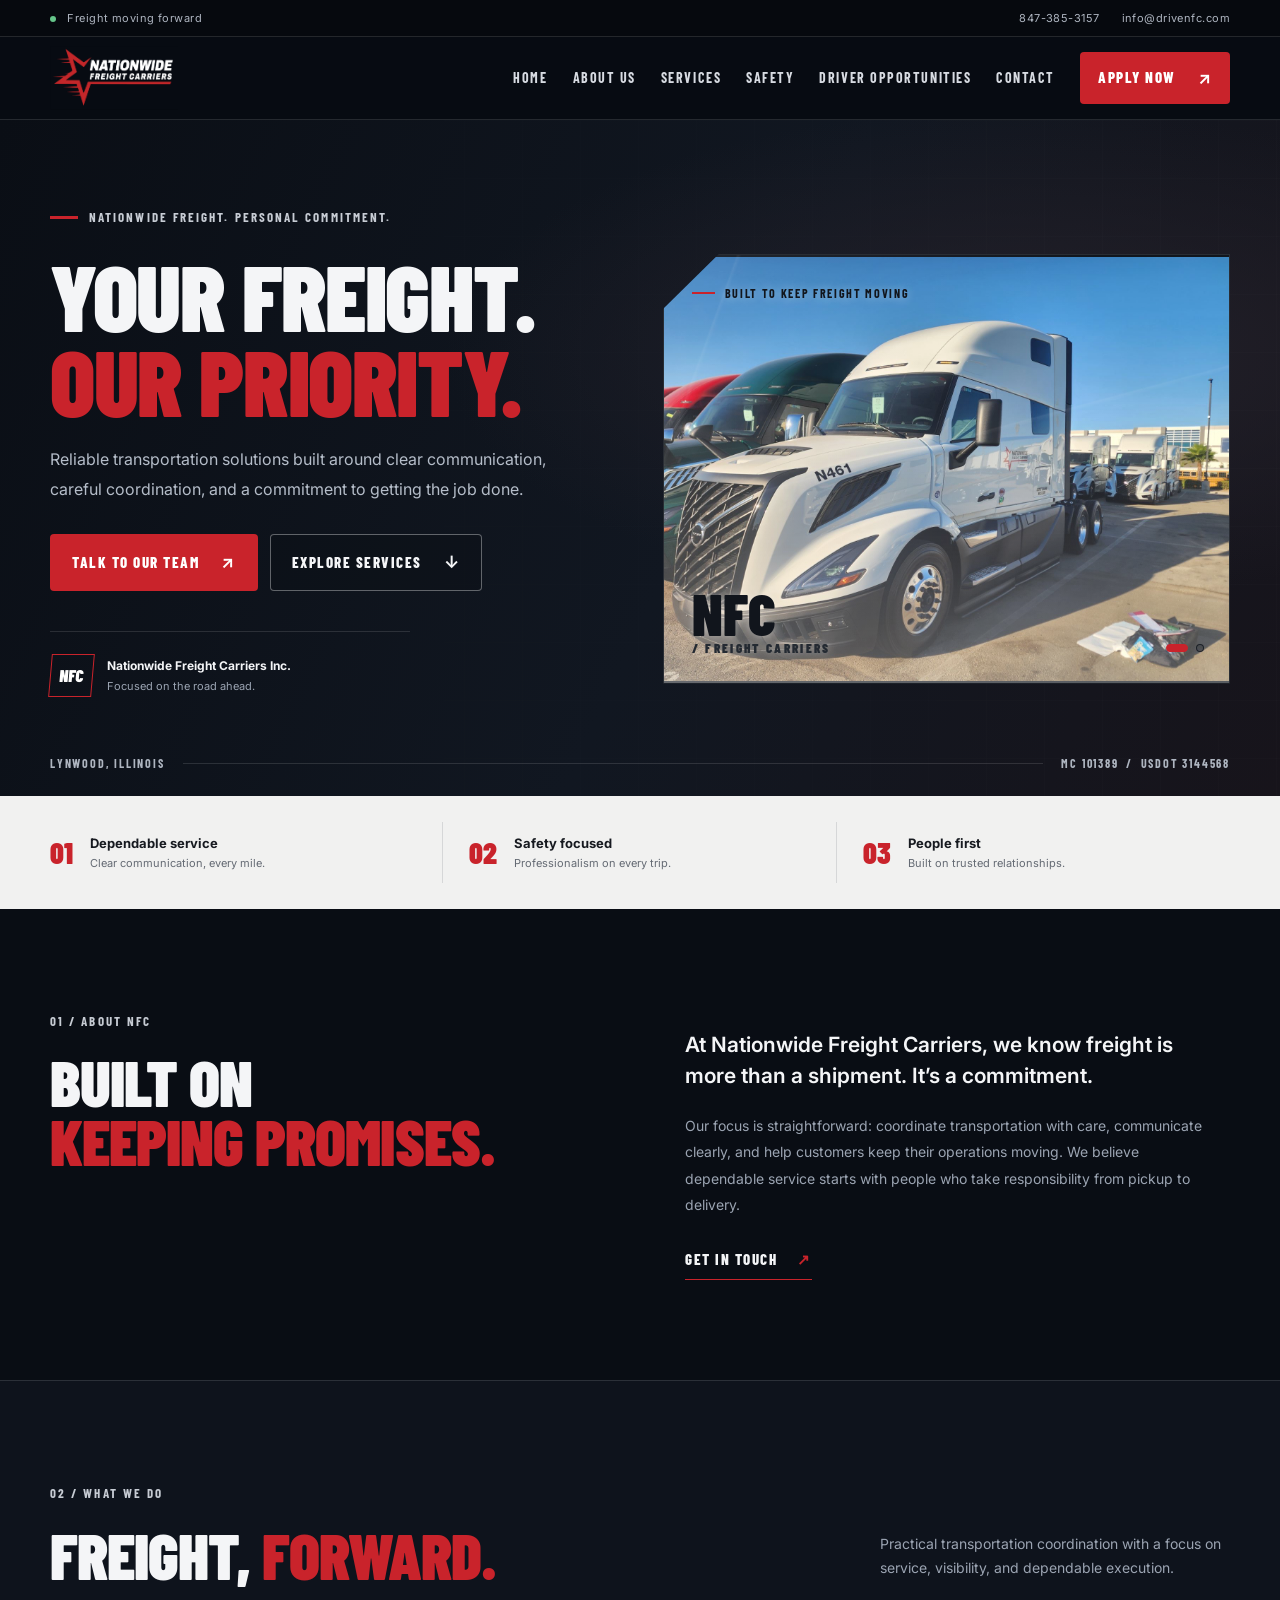
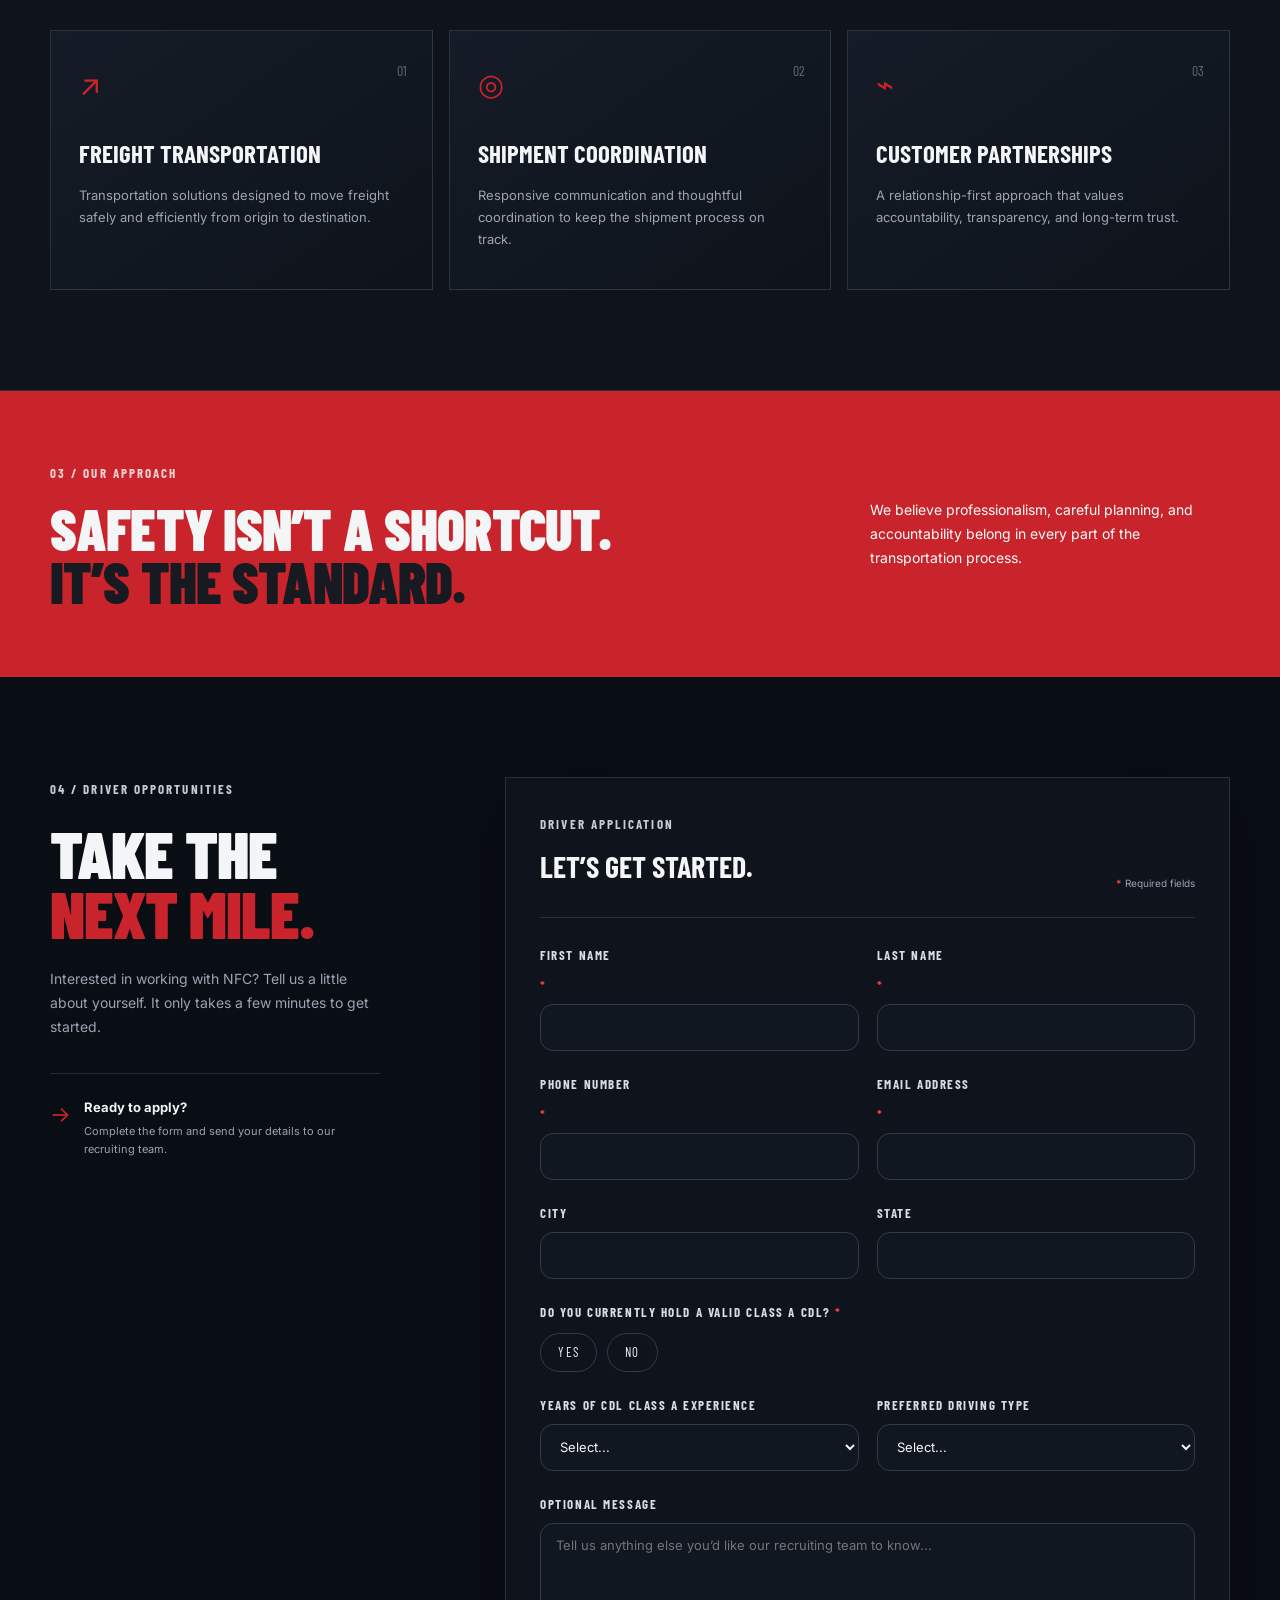
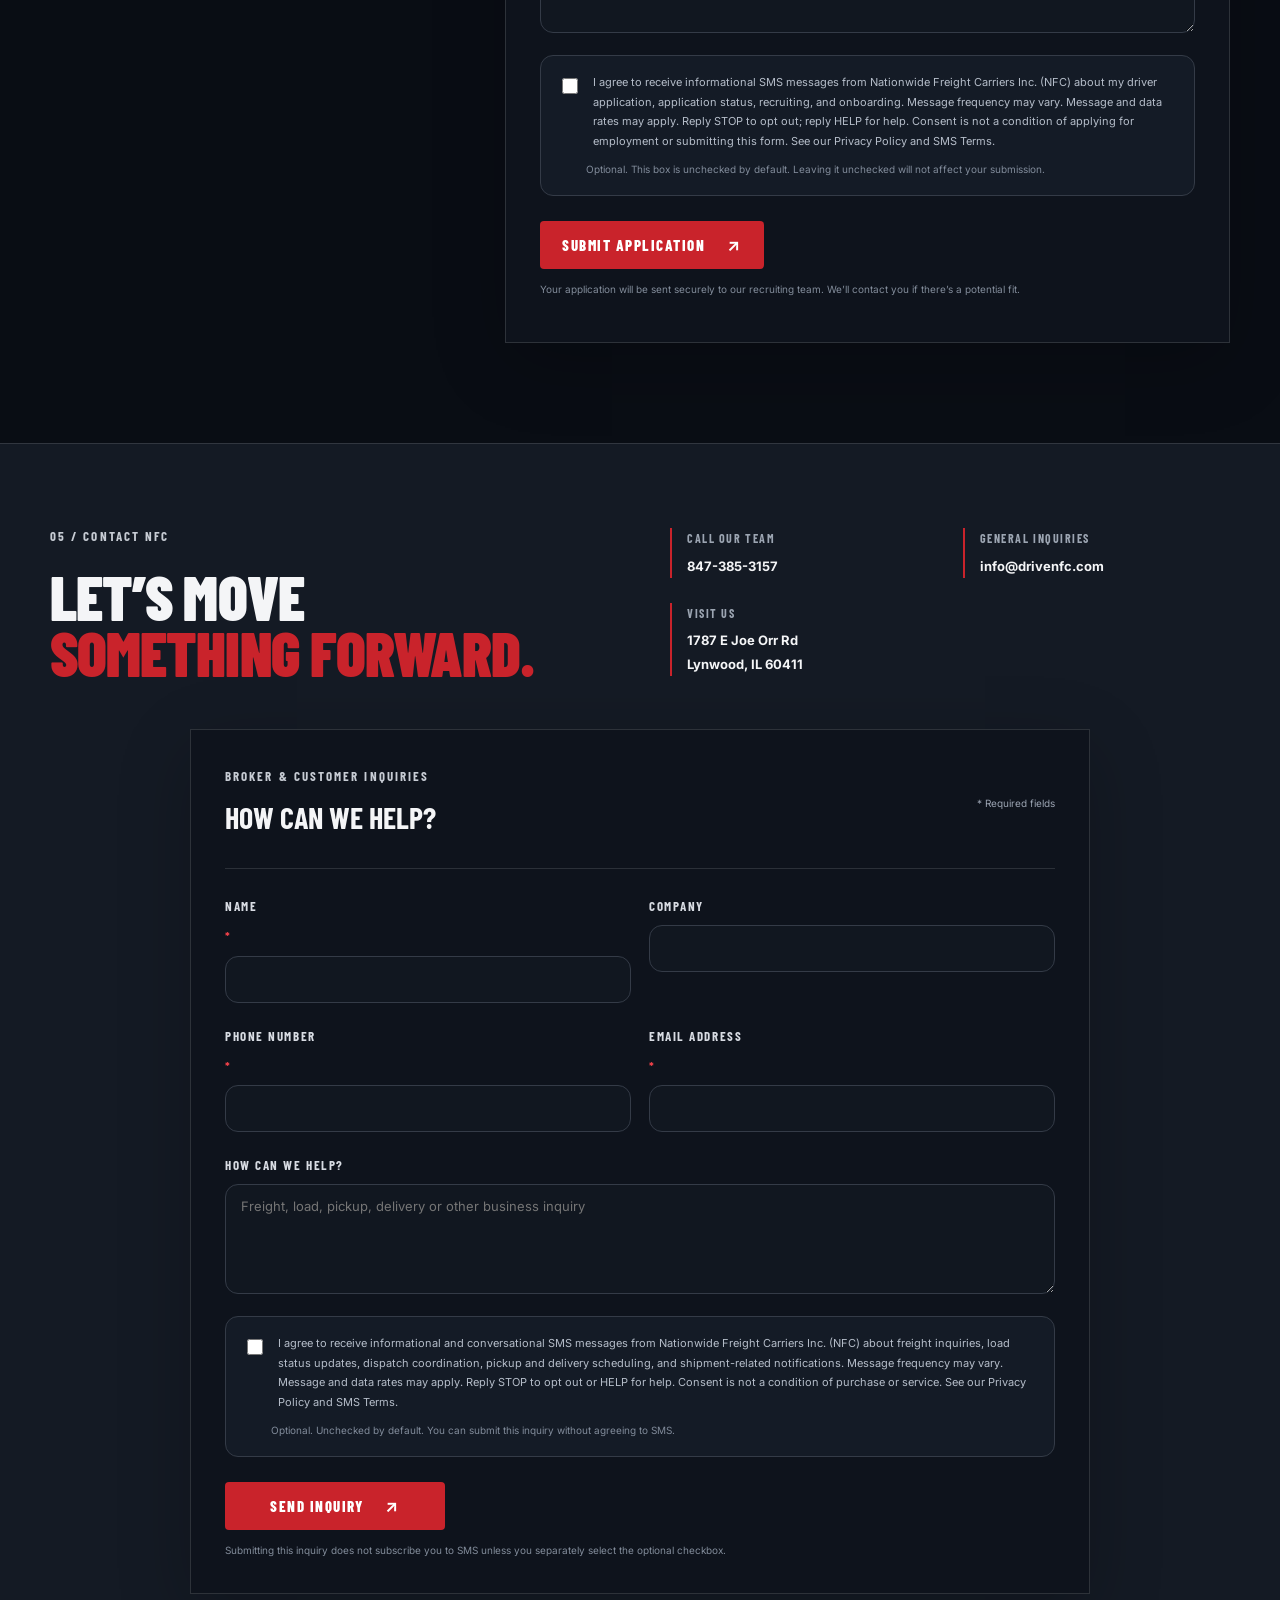
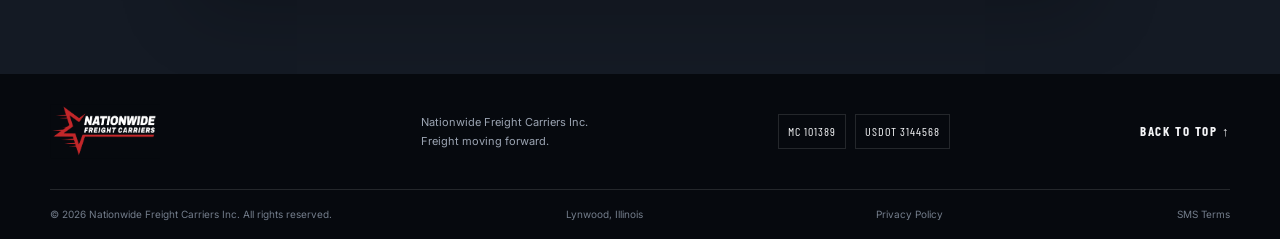
<file: index.html>
<!doctype html>
<html lang="en">
<head>
  <meta charset="utf-8">
  <meta name="viewport" content="width=device-width, initial-scale=1">
  <meta name="theme-color" content="#090d14">
  <meta name="description" content="Nationwide Freight Carriers Inc. — dependable freight transportation and logistics. Contact NFC or apply to join our team.">
  <title>Nationwide Freight Carriers Inc. | NFC</title>
  <link rel="preconnect" href="https://fonts.googleapis.com">
  <link rel="preconnect" href="https://fonts.gstatic.com" crossorigin>
  <link href="https://fonts.googleapis.com/css2?family=Barlow+Condensed:wght@500;600;700;800;900&family=Inter:wght@400;500;600;700;800&display=swap" rel="stylesheet">
  <link rel="stylesheet" href="styles.css">
<link rel="icon" type="image/png" sizes="32x32" href="/assets/favicon-32.png">
<link rel="icon" type="image/png" sizes="16x16" href="/assets/favicon-16.png">
<link rel="apple-touch-icon" sizes="180x180" href="/assets/favicon-180.png">
</head>
<body>
  <div class="topbar">
    <div class="container topbar-inner">
      <span><i class="status-dot"></i> Freight moving forward</span>
      <div class="top-links"><a href="tel:+18473853157">847-385-3157</a><a href="mailto:info@drivenfc.com">info@drivenfc.com</a></div>
    </div>
  </div>
  <header class="site-header">
    <div class="container nav-wrap">
      <a class="brand" href="#home" aria-label="Nationwide Freight Carriers home"><img src="assets/nfc-logo.png" alt="Nationwide Freight Carriers Inc. logo"></a>
      <button class="menu-toggle" aria-label="Toggle navigation" aria-expanded="false"><span></span><span></span><span></span></button>
      <nav class="nav" aria-label="Main navigation">
        <a href="#home">Home</a><a href="#about">About us</a><a href="#services">Services</a><a href="#safety">Safety</a><a href="#apply">Driver opportunities</a><a href="#contact">Contact</a>
        <a class="button button-red nav-apply" href="#apply">Apply now <b>↗</b></a>
      </nav>
    </div>
  </header>

  <main>
    <section class="hero" id="home">
      <div class="hero-grid"></div>
      <div class="container hero-content">
        <div class="hero-copy">
          <div class="eyebrow"><span></span> Nationwide freight. Personal commitment.</div>
          <h1>YOUR FREIGHT.<br><em>OUR PRIORITY.</em></h1>
          <p class="hero-lede">Reliable transportation solutions built around clear communication, careful coordination, and a commitment to getting the job done.</p>
          <div class="hero-actions"><a class="button button-red" href="#contact">Talk to our team <b>↗</b></a><a class="button button-outline" href="#services">Explore services <b>↓</b></a></div>
          <div class="hero-proof"><div class="proof-mark">NFC</div><div><strong>Nationwide Freight Carriers Inc.</strong><small>Focused on the road ahead.</small></div></div>
        </div>
        <div class="hero-visual" data-tone="dark" aria-label="Nationwide Freight Carriers truck photo slideshow">
          <div class="visual-slides" aria-live="off">
            <img class="visual-slide is-active" src="assets/nfc-truck-01.jpg" alt="NFC white semi-truck tractor parked with other trucks" data-tone="light" fetchpriority="high">
            <img class="visual-slide" src="assets/nfc-truck-02.jpg" alt="NFC white semi-truck connected to a white freight trailer" data-tone="light" loading="lazy">
          </div>
          <div class="visual-overlay"></div>
          <div class="visual-label"><span></span> BUILT TO KEEP FREIGHT MOVING</div>
          <div class="visual-number">NFC <small>/ FREIGHT CARRIERS</small></div>
          <div class="visual-pagination" role="group" aria-label="Choose truck photo">
            <button class="visual-dot is-active" type="button" aria-label="Show truck photo 1" aria-pressed="true"></button>
            <button class="visual-dot" type="button" aria-label="Show truck photo 2" aria-pressed="false"></button>
          </div>
        </div>
      </div>
      <div class="container hero-bottom"><span>LYNWOOD, ILLINOIS</span><i></i><span>MC 101389&nbsp; / &nbsp;USDOT 3144568</span></div>
    </section>

    <section class="quick-strip"><div class="container strip-grid">
      <div><span class="strip-num">01</span><div><strong>Dependable service</strong><small>Clear communication, every mile.</small></div></div>
      <div><span class="strip-num">02</span><div><strong>Safety focused</strong><small>Professionalism on every trip.</small></div></div>
      <div><span class="strip-num">03</span><div><strong>People first</strong><small>Built on trusted relationships.</small></div></div>
    </div></section>

    <section class="section about-section" id="about">
      <div class="container two-col">
        <div class="section-kicker"><span>01 / ABOUT NFC</span><h2>BUILT ON<br><em>KEEPING PROMISES.</em></h2></div>
        <div class="section-copy"><p class="lead">At Nationwide Freight Carriers, we know freight is more than a shipment. It’s a commitment.</p><p>Our focus is straightforward: coordinate transportation with care, communicate clearly, and help customers keep their operations moving. We believe dependable service starts with people who take responsibility from pickup to delivery.</p><a class="text-link" href="#contact">Get in touch <span>↗</span></a></div>
      </div>
    </section>

    <section class="section services-section" id="services">
      <div class="container">
        <div class="section-heading"><div class="section-kicker"><span>02 / WHAT WE DO</span><h2>FREIGHT, <em>FORWARD.</em></h2></div><p>Practical transportation coordination with a focus on service, visibility, and dependable execution.</p></div>
        <div class="service-grid">
          <article class="service-card"><div class="service-icon">↗</div><span class="card-index">01</span><h3>Freight transportation</h3><p>Transportation solutions designed to move freight safely and efficiently from origin to destination.</p></article>
          <article class="service-card"><div class="service-icon">◎</div><span class="card-index">02</span><h3>Shipment coordination</h3><p>Responsive communication and thoughtful coordination to keep the shipment process on track.</p></article>
          <article class="service-card"><div class="service-icon">⌁</div><span class="card-index">03</span><h3>Customer partnerships</h3><p>A relationship-first approach that values accountability, transparency, and long-term trust.</p></article>
        </div>
      </div>
    </section>

    <section class="safety-band" id="safety"><div class="container safety-inner"><div><span class="section-label">03 / OUR APPROACH</span><h2>SAFETY ISN’T A SHORTCUT.<br><em>IT’S THE STANDARD.</em></h2></div><p>We believe professionalism, careful planning, and accountability belong in every part of the transportation process.</p></div></section>

    <section class="section apply-section" id="apply">
      <div class="container apply-layout">
        <div class="apply-intro"><span class="section-label">04 / DRIVER OPPORTUNITIES</span><h2>TAKE THE<br><em>NEXT MILE.</em></h2><p>Interested in working with NFC? Tell us a little about yourself. It only takes a few minutes to get started.</p><div class="apply-note"><span>→</span><div><strong>Ready to apply?</strong><small>Complete the form and send your details to our recruiting team.</small></div></div></div>
        <div class="form-panel">
          <div class="form-heading"><div><span class="section-label">DRIVER APPLICATION</span><h3>LET’S GET STARTED.</h3></div><span class="required-note"><b>*</b> Required fields</span></div>
          <form id="application-form" action="https://formsubmit.app/f/f2rxe3bkrh" method="POST">
            <input type="hidden" name="_subject" value="NFC Driver Application">
            <input type="text" name="_gotcha" tabindex="-1" autocomplete="off" aria-hidden="true" style="position:absolute;left:-9999px;width:1px;height:1px" value="">
            <div class="form-grid">
              <label>First name <b>*</b><input name="firstName" autocomplete="given-name" required></label>
              <label>Last name <b>*</b><input name="lastName" autocomplete="family-name" required></label>
              <label>Phone number <b>*</b><input name="phone" type="tel" autocomplete="tel" required></label>
              <label>Email address <b>*</b><input name="email" type="email" autocomplete="email" required></label>
              <label>City<input name="city" autocomplete="address-level2"></label>
              <label>State<input name="state" autocomplete="address-level1"></label>
              <fieldset class="full-width"><legend>Do you currently hold a valid Class A CDL? <b>*</b></legend><div class="choice-row"><label class="choice"><input type="radio" name="cdl" value="Yes" required><span>Yes</span></label><label class="choice"><input type="radio" name="cdl" value="No" required><span>No</span></label></div></fieldset>
              <label>Years of CDL Class A experience<select name="experience"><option value="">Select...</option><option>Not yet licensed</option><option>Less than 1 year</option><option>1–2 years</option><option>3–5 years</option><option>6–10 years</option><option>10+ years</option></select></label>
              <label>Preferred driving type<select name="drivingType"><option value="">Select...</option><option>OTR</option><option>Regional</option><option>Local</option><option>Team driving</option><option>Open to options</option></select></label>
              <label class="full-width">Optional message<textarea name="message" rows="4" placeholder="Tell us anything else you’d like our recruiting team to know..."></textarea></label>
              <div class="consent full-width"><label class="consent-check"><input type="checkbox" name="smsConsent" value="Yes"><span>I agree to receive informational SMS messages from Nationwide Freight Carriers Inc. (NFC) about my driver application, application status, recruiting, and onboarding. Message frequency may vary. Message and data rates may apply. Reply STOP to opt out; reply HELP for help. Consent is not a condition of applying for employment or submitting this form. See our <a href="privacy-policy.html" target="_blank" rel="noopener noreferrer">Privacy Policy</a> and <a href="sms-terms.html" target="_blank" rel="noopener noreferrer">SMS Terms</a>.</span></label><small>Optional. This box is unchecked by default. Leaving it unchecked will not affect your submission.</small></div>
            </div>
            <button class="button button-red submit-button" type="submit">Submit application <b>↗</b></button>
            <p class="form-disclaimer">Your application will be sent securely to our recruiting team. We’ll contact you if there’s a potential fit.</p>
            <p class="form-status" id="form-status" role="status" aria-live="polite"></p>
          </form>
        </div>
      </div>
    </section>

    <section class="contact-section" id="contact"><div class="container"><div class="contact-inner"><div><span class="section-label">05 / CONTACT NFC</span><h2>LET’S MOVE<br><em>SOMETHING FORWARD.</em></h2></div><div class="contact-details"><a href="tel:+18473853157"><small>CALL OUR TEAM</small><strong>847-385-3157</strong></a><a href="mailto:info@drivenfc.com"><small>GENERAL INQUIRIES</small><strong>info@drivenfc.com</strong></a><div><small>VISIT US</small><strong>1787 E Joe Orr Rd<br>Lynwood, IL 60411</strong></div></div></div>
      <div class="contact-inquiry form-panel"><div class="form-heading"><div><span class="section-label">BROKER & CUSTOMER INQUIRIES</span><h3>HOW CAN WE HELP?</h3></div><span class="required-note">* Required fields</span></div>
        <form id="business-inquiry-form" action="https://formsubmit.co/info@drivenfc.com" method="POST">
          <input type="hidden" name="_subject" value="NFC Broker / Customer Inquiry">
          <input type="hidden" name="_template" value="table">
          <input type="text" name="_gotcha" tabindex="-1" autocomplete="off" aria-hidden="true" style="position:absolute;left:-9999px;width:1px;height:1px" value="">
          <div class="form-grid">
            <label>Name <b>*</b><input name="name" autocomplete="name" required></label>
            <label>Company <input name="company" autocomplete="organization"></label>
            <label>Phone number <b>*</b><input name="phone" type="tel" autocomplete="tel" required></label>
            <label>Email address <b>*</b><input name="email" type="email" autocomplete="email" required></label>
            <label class="full-width">How can we help? <textarea name="inquiry" rows="4" placeholder="Freight, load, pickup, delivery or other business inquiry" required></textarea></label>
            <div class="consent full-width"><label class="consent-check"><input type="checkbox" name="smsConsent" value="Yes"><span>I agree to receive informational and conversational SMS messages from Nationwide Freight Carriers Inc. (NFC) about freight inquiries, load status updates, dispatch coordination, pickup and delivery scheduling, and shipment-related notifications. Message frequency may vary. Message and data rates may apply. Reply STOP to opt out or HELP for help. Consent is not a condition of purchase or service. See our <a href="privacy-policy.html" target="_blank" rel="noopener noreferrer">Privacy Policy</a> and <a href="sms-terms.html" target="_blank" rel="noopener noreferrer">SMS Terms</a>.</span></label><small>Optional. Unchecked by default. You can submit this inquiry without agreeing to SMS.</small></div>
          </div>
          <button class="button button-red submit-button" type="submit">Send inquiry <b>↗</b></button>
          <p class="form-disclaimer">Submitting this inquiry does not subscribe you to SMS unless you separately select the optional checkbox.</p>
        </form>
      </div>
    </div></section>
  </main>
  <footer class="footer"><div class="container footer-main"><a class="footer-brand" href="#home"><img src="assets/nfc-logo.png" alt="NFC logo"></a><p>Nationwide Freight Carriers Inc.<br>Freight moving forward.</p><div class="footer-ids"><span>MC 101389</span><span>USDOT 3144568</span></div><a class="back-top" href="#home">BACK TO TOP ↑</a></div><div class="container footer-bottom"><span>© <span id="year"></span> Nationwide Freight Carriers Inc. All rights reserved.</span><span>Lynwood, Illinois</span><a href="privacy-policy.html">Privacy Policy</a><a href="sms-terms.html">SMS Terms</a></div></footer>
  <script src="script.js"></script>
</body>
</html>
</file>
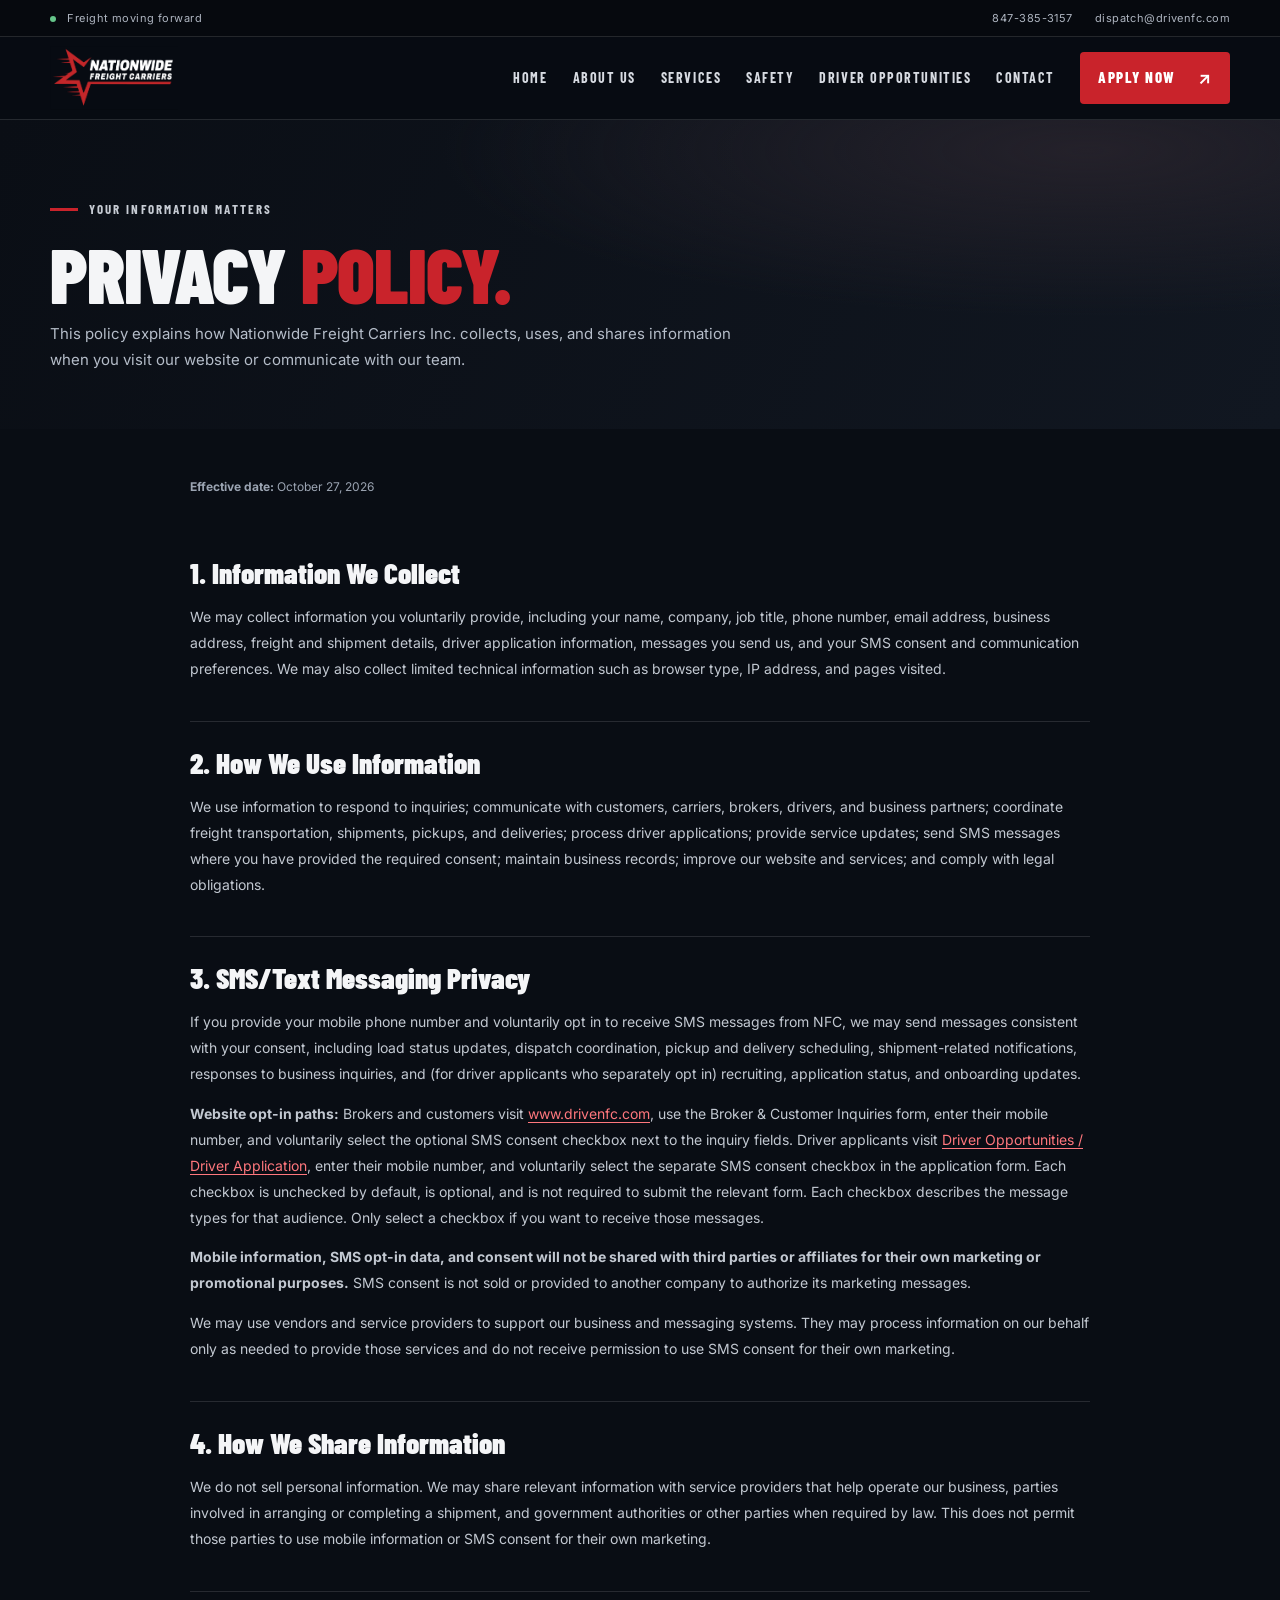
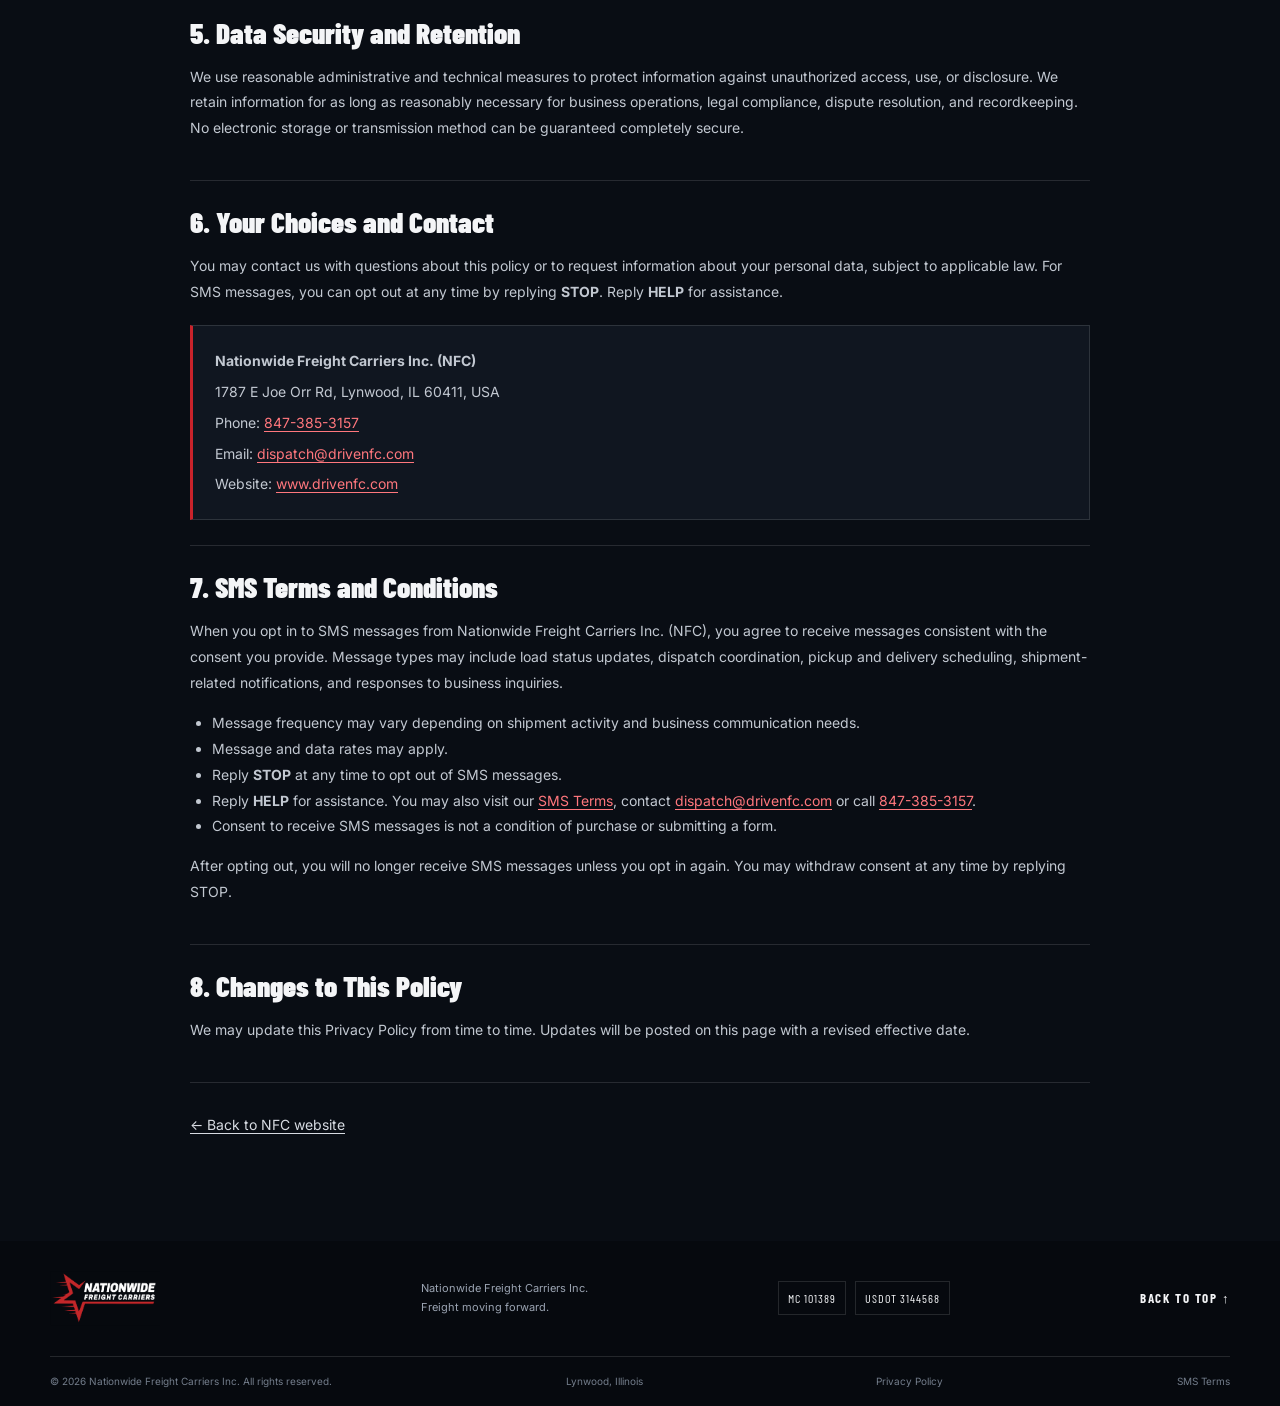
<file: privacy-policy.html>
<!doctype html>
<html lang="en">
<head>
  <meta charset="utf-8">
  <meta name="viewport" content="width=device-width, initial-scale=1">
  <meta name="theme-color" content="#090d14">
  <meta name="description" content="Privacy Policy for Nationwide Freight Carriers Inc. (NFC), including SMS messaging and consent practices.">
  <title>Privacy Policy | Nationwide Freight Carriers Inc.</title>
  <link rel="preconnect" href="https://fonts.googleapis.com">
  <link rel="preconnect" href="https://fonts.gstatic.com" crossorigin>
  <link href="https://fonts.googleapis.com/css2?family=Barlow+Condensed:wght@500;600;700;800;900&family=Inter:wght@400;500;600;700;800&display=swap" rel="stylesheet">
  <link rel="stylesheet" href="styles.css">
  <link rel="icon" type="image/png" sizes="32x32" href="/assets/favicon-32.png">
  <link rel="apple-touch-icon" sizes="180x180" href="/assets/favicon-180.png">
  <style>
    .policy-hero{padding:78px 0 42px;background:radial-gradient(ellipse at 85% 10%,#24212a 0,transparent 42%),linear-gradient(115deg,#0a0e15,#111721)}
    .policy-hero h1{font-size:clamp(48px,7vw,78px);margin:18px 0 12px}
    .policy-hero p{max-width:700px;color:#b5bdc9;font-size:15px}
    .policy-content{padding:48px 0 90px}
    .policy-layout{max-width:900px;margin:0 auto}
    .policy-updated{color:#9ba4b2;font-size:12px;margin-bottom:35px}
    .policy-section{padding:25px 0;border-bottom:1px solid var(--line)}
    .policy-section h2{font-size:29px;line-height:1.1;margin:0 0 15px;letter-spacing:0}
    .policy-section p,.policy-section li{color:#c2c8d1;line-height:1.85;font-size:14px}
    .policy-section ul{padding-left:22px}
    .policy-section a{color:#ff777d;text-decoration:underline;text-underline-offset:3px}
    .policy-contact{padding:22px;background:#101620;border:1px solid var(--line);border-left:3px solid var(--red);margin-top:20px}
    .policy-contact p{margin:0 0 5px}.policy-contact p:last-child{margin-bottom:0}
    .policy-footer-link{color:#d7dbe2;text-decoration:underline;text-underline-offset:3px}
  </style>
</head>
<body>
  <div class="topbar"><div class="container topbar-inner"><span><i class="status-dot"></i> Freight moving forward</span><div class="top-links"><a href="tel:+18473853157">847-385-3157</a><a href="mailto:dispatch@drivenfc.com">dispatch@drivenfc.com</a></div></div></div>
  <header class="site-header"><div class="container nav-wrap">
    <a class="brand" href="index.html" aria-label="Nationwide Freight Carriers home"><img src="assets/nfc-logo.png" alt="Nationwide Freight Carriers Inc. logo"></a>
    <button class="menu-toggle" aria-label="Toggle navigation" aria-expanded="false"><span></span><span></span><span></span></button>
    <nav class="nav" aria-label="Main navigation"><a href="index.html#home">Home</a><a href="index.html#about">About us</a><a href="index.html#services">Services</a><a href="index.html#safety">Safety</a><a href="index.html#apply">Driver opportunities</a><a href="index.html#contact">Contact</a><a class="button button-red nav-apply" href="index.html#apply">Apply now <b>↗</b></a></nav>
  </div></header>
  <main>
    <section class="policy-hero"><div class="container"><span class="eyebrow"><span></span> YOUR INFORMATION MATTERS</span><h1>PRIVACY <em>POLICY.</em></h1><p>This policy explains how Nationwide Freight Carriers Inc. collects, uses, and shares information when you visit our website or communicate with our team.</p></div></section>
    <section class="policy-content"><div class="container policy-layout">
      <p class="policy-updated"><strong>Effective date:</strong> October 27, 2026</p>
      <section class="policy-section"><h2>1. Information We Collect</h2><p>We may collect information you voluntarily provide, including your name, company, job title, phone number, email address, business address, freight and shipment details, driver application information, messages you send us, and your SMS consent and communication preferences. We may also collect limited technical information such as browser type, IP address, and pages visited.</p></section>
      <section class="policy-section"><h2>2. How We Use Information</h2><p>We use information to respond to inquiries; communicate with customers, carriers, brokers, drivers, and business partners; coordinate freight transportation, shipments, pickups, and deliveries; process driver applications; provide service updates; send SMS messages where you have provided the required consent; maintain business records; improve our website and services; and comply with legal obligations.</p></section>
      <section class="policy-section"><h2>3. SMS/Text Messaging Privacy</h2><p>If you provide your mobile phone number and voluntarily opt in to receive SMS messages from NFC, we may send messages consistent with your consent, including load status updates, dispatch coordination, pickup and delivery scheduling, shipment-related notifications, responses to business inquiries, and (for driver applicants who separately opt in) recruiting, application status, and onboarding updates.</p><p><strong>Website opt-in paths:</strong> Brokers and customers visit <a href="https://www.drivenfc.com/#contact">www.drivenfc.com</a>, use the Broker &amp; Customer Inquiries form, enter their mobile number, and voluntarily select the optional SMS consent checkbox next to the inquiry fields. Driver applicants visit <a href="https://www.drivenfc.com/#apply">Driver Opportunities / Driver Application</a>, enter their mobile number, and voluntarily select the separate SMS consent checkbox in the application form. Each checkbox is unchecked by default, is optional, and is not required to submit the relevant form. Each checkbox describes the message types for that audience. Only select a checkbox if you want to receive those messages.</p><p><strong>Mobile information, SMS opt-in data, and consent will not be shared with third parties or affiliates for their own marketing or promotional purposes.</strong> SMS consent is not sold or provided to another company to authorize its marketing messages.</p><p>We may use vendors and service providers to support our business and messaging systems. They may process information on our behalf only as needed to provide those services and do not receive permission to use SMS consent for their own marketing.</p></section>
      <section class="policy-section"><h2>4. How We Share Information</h2><p>We do not sell personal information. We may share relevant information with service providers that help operate our business, parties involved in arranging or completing a shipment, and government authorities or other parties when required by law. This does not permit those parties to use mobile information or SMS consent for their own marketing.</p></section>
      <section class="policy-section"><h2>5. Data Security and Retention</h2><p>We use reasonable administrative and technical measures to protect information against unauthorized access, use, or disclosure. We retain information for as long as reasonably necessary for business operations, legal compliance, dispute resolution, and recordkeeping. No electronic storage or transmission method can be guaranteed completely secure.</p></section>
      <section class="policy-section"><h2>6. Your Choices and Contact</h2><p>You may contact us with questions about this policy or to request information about your personal data, subject to applicable law. For SMS messages, you can opt out at any time by replying <strong>STOP</strong>. Reply <strong>HELP</strong> for assistance.</p><div class="policy-contact"><p><strong>Nationwide Freight Carriers Inc. (NFC)</strong></p><p>1787 E Joe Orr Rd, Lynwood, IL 60411, USA</p><p>Phone: <a href="tel:+18473853157">847-385-3157</a></p><p>Email: <a href="mailto:dispatch@drivenfc.com">dispatch@drivenfc.com</a></p><p>Website: <a href="https://drivenfc.com/">www.drivenfc.com</a></p></div></section>
      <section class="policy-section"><h2>7. SMS Terms and Conditions</h2><p>When you opt in to SMS messages from Nationwide Freight Carriers Inc. (NFC), you agree to receive messages consistent with the consent you provide. Message types may include load status updates, dispatch coordination, pickup and delivery scheduling, shipment-related notifications, and responses to business inquiries.</p><ul><li>Message frequency may vary depending on shipment activity and business communication needs.</li><li>Message and data rates may apply.</li><li>Reply <strong>STOP</strong> at any time to opt out of SMS messages.</li><li>Reply <strong>HELP</strong> for assistance. You may also visit our <a href="sms-terms.html">SMS Terms</a>, contact <a href="mailto:dispatch@drivenfc.com">dispatch@drivenfc.com</a> or call <a href="tel:+18473853157">847-385-3157</a>.</li><li>Consent to receive SMS messages is not a condition of purchase or submitting a form.</li></ul><p>After opting out, you will no longer receive SMS messages unless you opt in again. You may withdraw consent at any time by replying STOP.</p></section>
      <section class="policy-section"><h2>8. Changes to This Policy</h2><p>We may update this Privacy Policy from time to time. Updates will be posted on this page with a revised effective date.</p></section>
      <p style="margin-top:30px"><a class="policy-footer-link" href="index.html">← Back to NFC website</a></p>
    </div></section>
  </main>
  <footer class="footer"><div class="container footer-main"><a class="footer-brand" href="index.html"><img src="assets/nfc-logo.png" alt="NFC logo"></a><p>Nationwide Freight Carriers Inc.<br>Freight moving forward.</p><div class="footer-ids"><span>MC 101389</span><span>USDOT 3144568</span></div><a class="back-top" href="#top">BACK TO TOP ↑</a></div><div class="container footer-bottom"><span>© <span id="year"></span> Nationwide Freight Carriers Inc. All rights reserved.</span><span>Lynwood, Illinois</span><a href="privacy-policy.html">Privacy Policy</a><a href="sms-terms.html">SMS Terms</a></div></footer>
  <script src="script.js"></script>
</body>
</html>
</file>
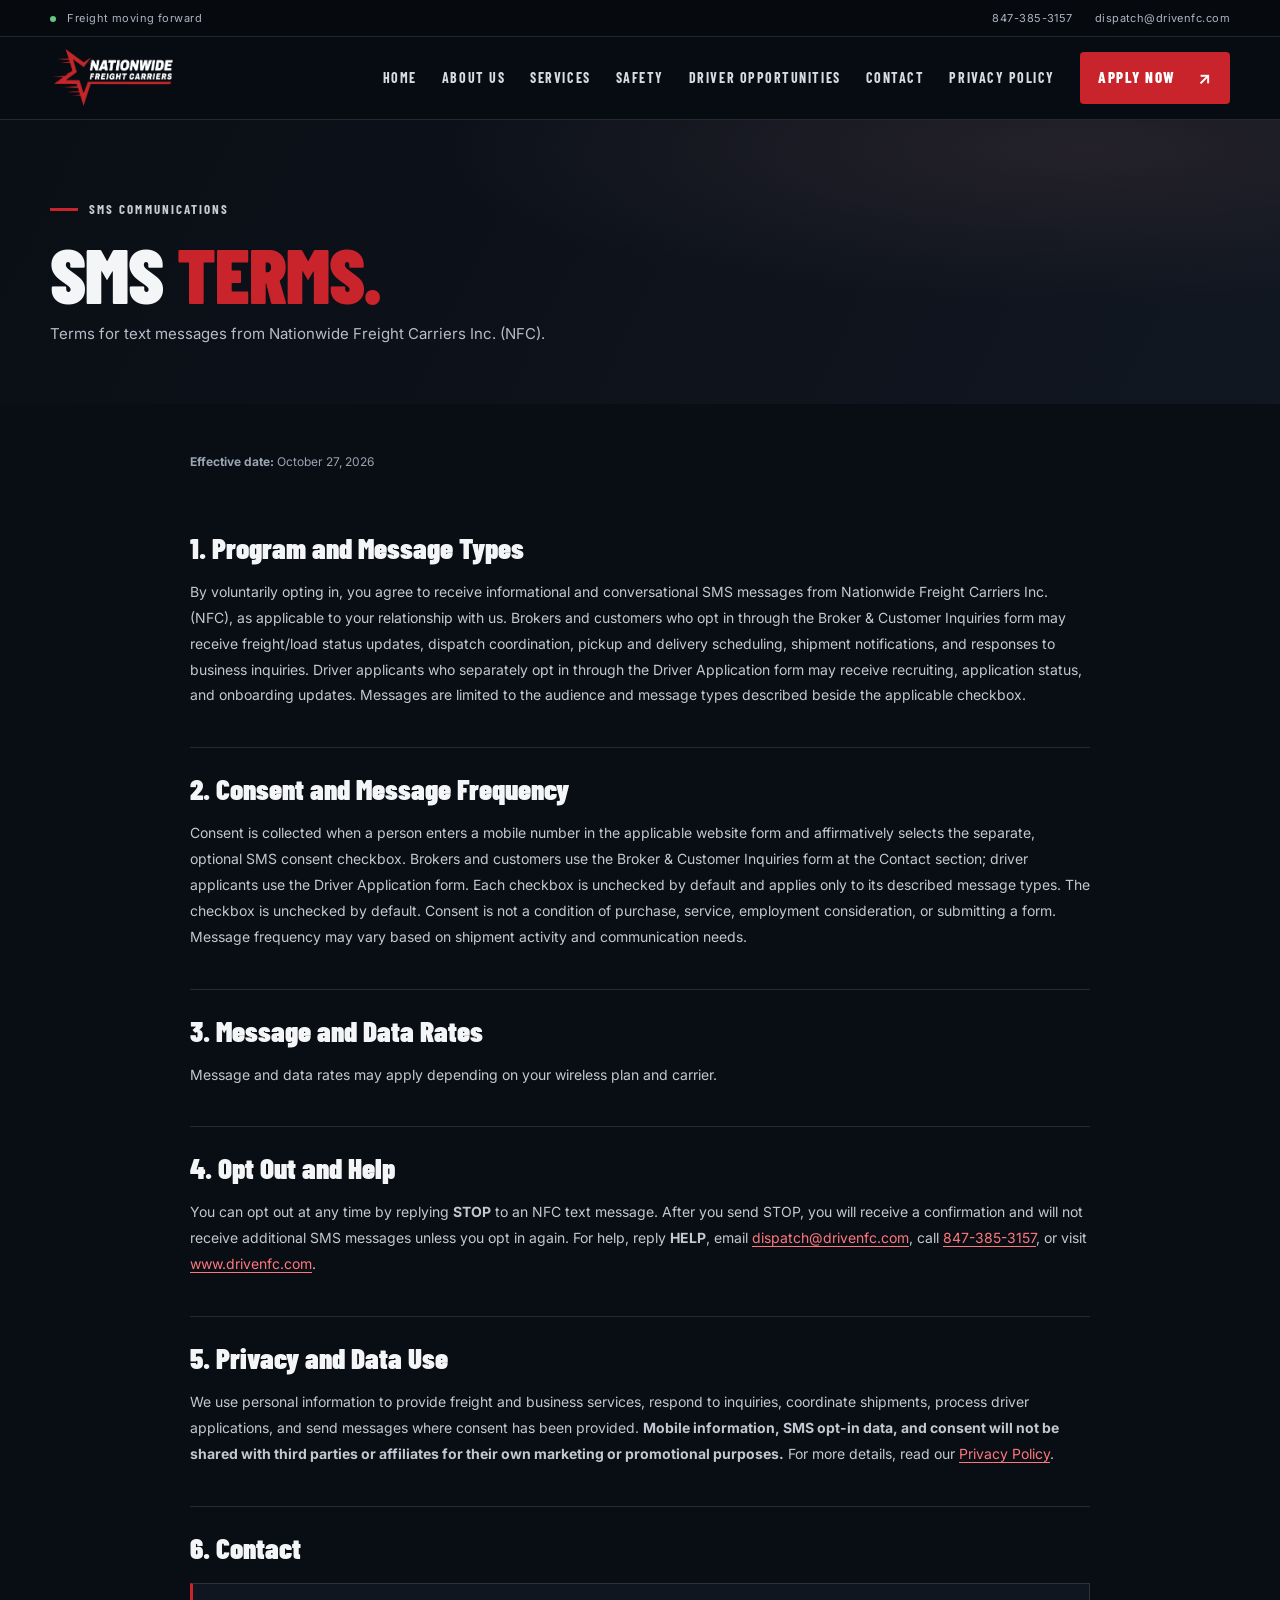
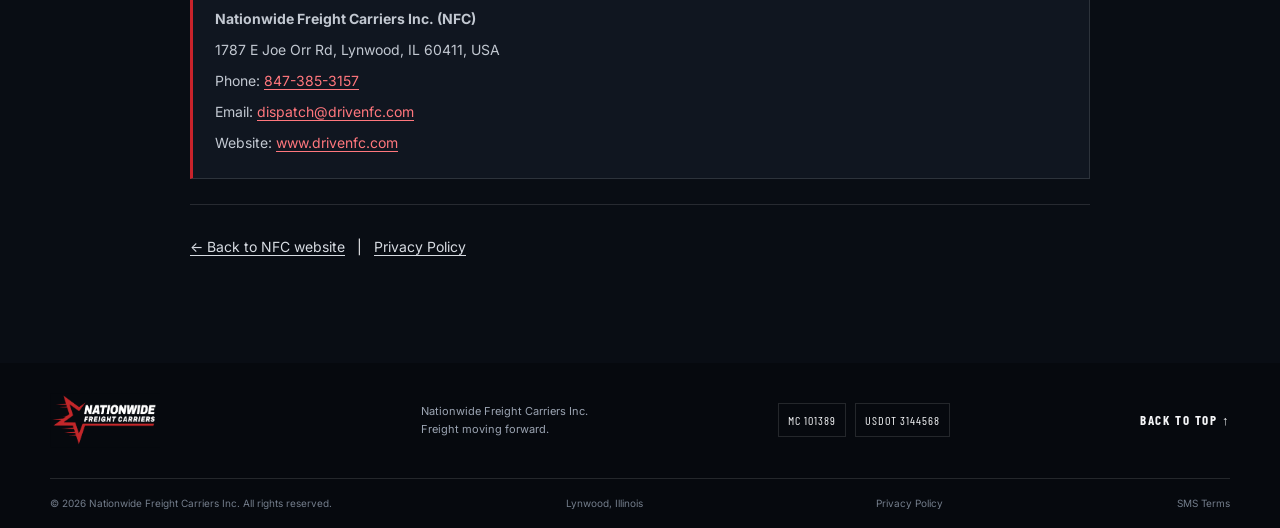
<file: sms-terms.html>
<!doctype html>
<html lang="en">
<head>
  <meta charset="utf-8">
  <meta name="viewport" content="width=device-width, initial-scale=1">
  <meta name="theme-color" content="#090d14">
  <meta name="description" content="SMS Terms and Conditions for Nationwide Freight Carriers Inc. (NFC).">
  <title>SMS Terms | Nationwide Freight Carriers Inc.</title>
  <link rel="preconnect" href="https://fonts.googleapis.com">
  <link rel="preconnect" href="https://fonts.gstatic.com" crossorigin>
  <link href="https://fonts.googleapis.com/css2?family=Barlow+Condensed:wght@500;600;700;800;900&family=Inter:wght@400;500;600;700;800&display=swap" rel="stylesheet">
  <link rel="stylesheet" href="styles.css">
  <link rel="icon" type="image/png" sizes="32x32" href="/assets/favicon-32.png">
  <link rel="apple-touch-icon" sizes="180x180" href="/assets/favicon-180.png">
  <style>
    .policy-hero{padding:78px 0 42px;background:radial-gradient(ellipse at 85% 10%,#24212a 0,transparent 42%),linear-gradient(115deg,#0a0e15,#111721)}
    .policy-hero h1{font-size:clamp(48px,7vw,78px);margin:18px 0 12px}
    .policy-hero p{max-width:700px;color:#b5bdc9;font-size:15px}
    .policy-content{padding:48px 0 90px}.policy-layout{max-width:900px;margin:0 auto}
    .policy-updated{color:#9ba4b2;font-size:12px;margin-bottom:35px}
    .policy-section{padding:25px 0;border-bottom:1px solid var(--line)}
    .policy-section h2{font-size:29px;line-height:1.1;margin:0 0 15px;letter-spacing:0}
    .policy-section p,.policy-section li{color:#c2c8d1;line-height:1.85;font-size:14px}
    .policy-section ul{padding-left:22px}.policy-section a{color:#ff777d;text-decoration:underline;text-underline-offset:3px}
    .policy-contact{padding:22px;background:#101620;border:1px solid var(--line);border-left:3px solid var(--red);margin-top:20px}
    .policy-contact p{margin:0 0 5px}.policy-contact p:last-child{margin-bottom:0}.policy-footer-link{color:#d7dbe2;text-decoration:underline;text-underline-offset:3px}
  </style>
</head>
<body>
  <div class="topbar"><div class="container topbar-inner"><span><i class="status-dot"></i> Freight moving forward</span><div class="top-links"><a href="tel:+18473853157">847-385-3157</a><a href="mailto:dispatch@drivenfc.com">dispatch@drivenfc.com</a></div></div></div>
  <header class="site-header"><div class="container nav-wrap">
    <a class="brand" href="index.html" aria-label="Nationwide Freight Carriers home"><img src="assets/nfc-logo.png" alt="Nationwide Freight Carriers Inc. logo"></a>
    <button class="menu-toggle" aria-label="Toggle navigation" aria-expanded="false"><span></span><span></span><span></span></button>
    <nav class="nav" aria-label="Main navigation"><a href="index.html#home">Home</a><a href="index.html#about">About us</a><a href="index.html#services">Services</a><a href="index.html#safety">Safety</a><a href="index.html#apply">Driver opportunities</a><a href="index.html#contact">Contact</a><a href="privacy-policy.html">Privacy Policy</a><a class="button button-red nav-apply" href="index.html#apply">Apply now <b>↗</b></a></nav>
  </div></header>
  <main>
    <section class="policy-hero"><div class="container"><span class="eyebrow"><span></span> SMS COMMUNICATIONS</span><h1>SMS <em>TERMS.</em></h1><p>Terms for text messages from Nationwide Freight Carriers Inc. (NFC).</p></div></section>
    <section class="policy-content"><div class="container policy-layout">
      <p class="policy-updated"><strong>Effective date:</strong> October 27, 2026</p>
      <section class="policy-section"><h2>1. Program and Message Types</h2><p>By voluntarily opting in, you agree to receive informational and conversational SMS messages from Nationwide Freight Carriers Inc. (NFC), as applicable to your relationship with us. Brokers and customers who opt in through the Broker & Customer Inquiries form may receive freight/load status updates, dispatch coordination, pickup and delivery scheduling, shipment notifications, and responses to business inquiries. Driver applicants who separately opt in through the Driver Application form may receive recruiting, application status, and onboarding updates. Messages are limited to the audience and message types described beside the applicable checkbox.</p></section>
      <section class="policy-section"><h2>2. Consent and Message Frequency</h2><p>Consent is collected when a person enters a mobile number in the applicable website form and affirmatively selects the separate, optional SMS consent checkbox. Brokers and customers use the Broker & Customer Inquiries form at the Contact section; driver applicants use the Driver Application form. Each checkbox is unchecked by default and applies only to its described message types. The checkbox is unchecked by default. Consent is not a condition of purchase, service, employment consideration, or submitting a form. Message frequency may vary based on shipment activity and communication needs.</p></section>
      <section class="policy-section"><h2>3. Message and Data Rates</h2><p>Message and data rates may apply depending on your wireless plan and carrier.</p></section>
      <section class="policy-section"><h2>4. Opt Out and Help</h2><p>You can opt out at any time by replying <strong>STOP</strong> to an NFC text message. After you send STOP, you will receive a confirmation and will not receive additional SMS messages unless you opt in again. For help, reply <strong>HELP</strong>, email <a href="mailto:dispatch@drivenfc.com">dispatch@drivenfc.com</a>, call <a href="tel:+18473853157">847-385-3157</a>, or visit <a href="https://www.drivenfc.com/">www.drivenfc.com</a>.</p></section>
      <section class="policy-section"><h2>5. Privacy and Data Use</h2><p>We use personal information to provide freight and business services, respond to inquiries, coordinate shipments, process driver applications, and send messages where consent has been provided. <strong>Mobile information, SMS opt-in data, and consent will not be shared with third parties or affiliates for their own marketing or promotional purposes.</strong> For more details, read our <a href="privacy-policy.html">Privacy Policy</a>.</p></section>
      <section class="policy-section"><h2>6. Contact</h2><div class="policy-contact"><p><strong>Nationwide Freight Carriers Inc. (NFC)</strong></p><p>1787 E Joe Orr Rd, Lynwood, IL 60411, USA</p><p>Phone: <a href="tel:+18473853157">847-385-3157</a></p><p>Email: <a href="mailto:dispatch@drivenfc.com">dispatch@drivenfc.com</a></p><p>Website: <a href="https://www.drivenfc.com/">www.drivenfc.com</a></p></div></section>
      <p style="margin-top:30px"><a class="policy-footer-link" href="index.html">← Back to NFC website</a> &nbsp; | &nbsp; <a class="policy-footer-link" href="privacy-policy.html">Privacy Policy</a></p>
    </div></section>
  </main>
  <footer class="footer"><div class="container footer-main"><a class="footer-brand" href="index.html"><img src="assets/nfc-logo.png" alt="NFC logo"></a><p>Nationwide Freight Carriers Inc.<br>Freight moving forward.</p><div class="footer-ids"><span>MC 101389</span><span>USDOT 3144568</span></div><a class="back-top" href="#top">BACK TO TOP ↑</a></div><div class="container footer-bottom"><span>© <span id="year"></span> Nationwide Freight Carriers Inc. All rights reserved.</span><span>Lynwood, Illinois</span><a href="privacy-policy.html">Privacy Policy</a><a href="sms-terms.html">SMS Terms</a></div></footer>
  <script src="script.js"></script>
</body>
</html>
</file>
<file: styles.css>
:root{--bg:#090d14;--panel:#101620;--panel2:#141b26;--red:#c9232b;--red2:#e33139;--text:#f4f5f7;--muted:#9ba4b2;--line:rgba(255,255,255,.12);--display:"Barlow Condensed",Impact,sans-serif;--body:Inter,Arial,sans-serif}
*{box-sizing:border-box}html{scroll-behavior:smooth;scroll-padding-top:100px}body{margin:0;background:var(--bg);color:var(--text);font-family:var(--body);font-size:14px;line-height:1.7}a{color:inherit;text-decoration:none}.container{width:min(1180px,calc(100% - 48px));margin:auto}.topbar{background:#06090e;border-bottom:1px solid var(--line);color:#aeb5c0;font-size:11px;letter-spacing:.04em}.topbar-inner,.top-links{display:flex;align-items:center;justify-content:space-between;gap:24px}.topbar-inner{min-height:36px}.top-links{gap:22px}.top-links a:hover,.nav a:hover{color:#fff}.status-dot{display:inline-block;width:6px;height:6px;border-radius:50%;background:#65c58a;margin-right:8px}.site-header{position:sticky;top:0;z-index:20;background:rgba(8,12,19,.94);backdrop-filter:blur(14px);border-bottom:1px solid var(--line)}.nav-wrap{height:82px;display:flex;align-items:center;justify-content:space-between;gap:30px}.brand{display:flex;align-items:center;width:255px;max-width:28%}.brand img{display:block;width:100%;height:auto;max-height:64px;object-fit:contain;object-position:left center}.nav{display:flex;align-items:center;gap:25px;font-family:var(--display);font-size:14px;font-weight:700;letter-spacing:.11em;text-transform:uppercase}.nav>a:not(.button){color:#d7dbe2;transition:color .2s}.button{display:inline-flex;align-items:center;justify-content:center;gap:22px;padding:13px 21px;border:1px solid transparent;border-radius:4px;font-family:var(--display);font-weight:800;font-size:15px;letter-spacing:.1em;text-transform:uppercase;transition:transform .2s,background .2s,border-color .2s;cursor:pointer}.button:hover{transform:translateY(-2px)}.button b{font-family:var(--body);font-size:17px}.button-red{background:var(--red);color:white}.button-red:hover{background:var(--red2)}.nav-apply{padding:11px 17px}.button-outline{border-color:rgba(255,255,255,.35);background:rgba(8,12,19,.25)}.button-outline:hover{border-color:#fff}.menu-toggle{display:none;background:none;border:0;padding:8px}.menu-toggle span{display:block;width:24px;height:2px;background:white;margin:5px}
.hero{position:relative;overflow:hidden;padding:86px 0 0;background:radial-gradient(ellipse at 80% 35%,#24212a 0,transparent 40%),linear-gradient(115deg,#0a0e15 0%,#111721 55%,#17141b 100%)}.hero-grid{position:absolute;inset:0;opacity:.22;background-image:linear-gradient(rgba(255,255,255,.05) 1px,transparent 1px),linear-gradient(90deg,rgba(255,255,255,.05) 1px,transparent 1px);background-size:58px 58px;mask-image:linear-gradient(90deg,transparent,#000)}.hero-content{position:relative;display:grid;grid-template-columns:1fr 1fr;gap:45px;align-items:center;min-height:470px}.hero-copy{padding-bottom:34px;z-index:1}.eyebrow,.section-label,.section-kicker>span{font-family:var(--display);font-size:13px;letter-spacing:.16em;font-weight:700;color:#c7ccd4;text-transform:uppercase}.eyebrow{display:flex;align-items:center;gap:11px}.eyebrow span{width:28px;height:3px;background:var(--red)}h1,h2,h3,p{margin-top:0}h1,h2{font-family:var(--display);font-weight:900;line-height:.91;letter-spacing:-.015em}h1{font-size:clamp(56px,7.3vw,94px);margin:25px 0 22px}h1 em,h2 em{color:var(--red);font-style:normal}.hero-lede{max-width:500px;color:#b5bdc9;font-size:16px;line-height:1.85}.hero-actions{display:flex;gap:12px;flex-wrap:wrap;margin:30px 0 40px}.hero-proof{display:flex;align-items:center;gap:14px;border-top:1px solid var(--line);padding-top:22px;max-width:360px}.proof-mark{display:grid;place-items:center;width:43px;height:43px;border:1px solid var(--red);font-family:var(--display);font-size:17px;font-weight:900;color:#fff;transform:skew(-5deg)}.hero-proof strong,.hero-proof small{display:block}.hero-proof strong{font-size:12px}.hero-proof small{color:var(--muted);font-size:11px}.hero-visual{height:430px;position:relative;overflow:hidden;background:linear-gradient(150deg,#41434a 0%,#232630 37%,#111620 38%,#080b10 100%);border:1px solid rgba(255,255,255,.12);clip-path:polygon(10% 0,100% 0,100% 100%,0 100%,0 13%)}.hero-visual:before{content:"";position:absolute;inset:0;background:linear-gradient(110deg,transparent 10%,rgba(255,255,255,.06) 10.3%,transparent 10.8%),linear-gradient(165deg,transparent 45%,rgba(255,255,255,.06) 45.3%,transparent 46%);background-size:100% 100%}.visual-overlay{position:absolute;inset:0;background:linear-gradient(0deg,rgba(6,9,14,.92),rgba(6,9,14,.06) 70%),linear-gradient(90deg,rgba(201,35,43,.2),transparent 60%)}.visual-road{position:absolute;bottom:0;left:0;right:0;height:43%;background:linear-gradient(170deg,transparent 0 15%,#171b23 15.5% 100%);clip-path:polygon(35% 0,100% 12%,100% 100%,0 100%)}.visual-road:after{content:"";position:absolute;top:65%;left:50%;width:45%;height:3px;background:#d9d9d9;transform:rotate(4deg);opacity:.6}.visual-label{position:absolute;top:28px;left:28px;display:flex;align-items:center;gap:10px;font-family:var(--display);font-weight:700;font-size:12px;letter-spacing:.14em}.visual-label span{width:23px;height:2px;background:var(--red)}.visual-number{position:absolute;bottom:28px;left:28px;font-family:var(--display);font-weight:900;font-size:58px;line-height:1;color:rgba(255,255,255,.9)}.visual-number small{display:block;font-size:13px;letter-spacing:.18em;color:#b2b7c0}.red-slash{position:absolute;right:-50px;top:95px;width:75%;height:12px;background:var(--red);transform:rotate(-33deg);box-shadow:0 20px 0 rgba(201,35,43,.24)}.hero-bottom{position:relative;display:flex;align-items:center;gap:18px;padding:22px 0;font-family:var(--display);font-weight:700;font-size:12px;letter-spacing:.15em;color:#aeb5c0}.hero-bottom i{height:1px;flex:1;background:var(--line)}.quick-strip{background:#f1f1f0;color:#171a20}.strip-grid{display:grid;grid-template-columns:repeat(3,1fr);padding:26px 0}.strip-grid>div{display:flex;align-items:center;gap:17px;padding:5px 26px;border-right:1px solid #d6d7d8}.strip-grid>div:first-child{padding-left:0}.strip-grid>div:last-child{border:0}.strip-num{font-family:var(--display);font-size:30px;font-weight:900;color:var(--red)}.strip-grid strong,.strip-grid small{display:block}.strip-grid strong{font-size:13px}.strip-grid small{font-size:11px;color:#646a73}
.section{padding:100px 0}.two-col{display:grid;grid-template-columns:1fr 1fr;gap:90px}.section-kicker h2,.section-heading h2,.contact-inner h2,.apply-intro h2{font-size:clamp(46px,5vw,68px);margin:21px 0 0}.section-copy{max-width:520px;padding-top:20px}.lead{font-size:21px;font-weight:600;line-height:1.5}.section-copy p:not(.lead){color:var(--muted);line-height:1.9}.text-link{display:inline-flex;gap:20px;align-items:center;margin-top:14px;padding-bottom:7px;border-bottom:1px solid var(--red);font-family:var(--display);font-size:15px;font-weight:800;letter-spacing:.1em;text-transform:uppercase}.text-link span{color:var(--red)}.services-section{background:#0e131c;border-top:1px solid var(--line);border-bottom:1px solid var(--line)}.section-heading{display:flex;align-items:end;justify-content:space-between;gap:50px;margin-bottom:45px}.section-heading>p{max-width:350px;color:var(--muted);margin:0 0 5px}.service-grid{display:grid;grid-template-columns:repeat(3,1fr);gap:16px}.service-card{position:relative;min-height:260px;padding:28px;background:linear-gradient(145deg,#151c27,#0e131b);border:1px solid var(--line);transition:transform .25s,border-color .25s}.service-card:hover{transform:translateY(-5px);border-color:rgba(201,35,43,.7)}.service-icon{font-size:30px;color:var(--red);margin-bottom:22px}.card-index{position:absolute;right:25px;top:28px;color:#626b78;font-family:var(--display);font-size:14px}.service-card h3{font-family:var(--display);font-size:25px;text-transform:uppercase;margin-bottom:10px}.service-card p{color:var(--muted);font-size:13px;margin:0}.safety-band{padding:70px 0;background:var(--red)}.safety-inner{display:flex;align-items:center;justify-content:space-between;gap:50px}.safety-inner .section-label{color:rgba(255,255,255,.8)}.safety-inner h2{font-size:clamp(36px,4.5vw,58px);margin:18px 0 0}.safety-inner h2 em{color:#171a20}.safety-inner>p{max-width:360px;margin:0;color:#fff;font-size:14px}.apply-section{background:#090d14}.apply-layout{display:grid;grid-template-columns:.7fr 1.3fr;gap:65px;align-items:start}.apply-intro{position:sticky;top:120px}.apply-intro h2{font-size:clamp(50px,5.2vw,70px)}.apply-intro>p{color:var(--muted);max-width:330px;margin-top:24px}.apply-note{display:flex;gap:13px;align-items:flex-start;border-top:1px solid var(--line);margin-top:35px;padding-top:22px;max-width:330px}.apply-note>span{color:var(--red);font-size:22px}.apply-note strong,.apply-note small{display:block}.apply-note strong{font-size:13px}.apply-note small{font-size:11px;color:var(--muted);margin-top:3px}.form-panel{padding:34px;background:#0e131c;border:1px solid rgba(255,255,255,.13);box-shadow:0 20px 70px rgba(0,0,0,.2)}.form-heading{display:flex;align-items:end;justify-content:space-between;gap:20px;padding-bottom:25px;margin-bottom:26px;border-bottom:1px solid var(--line)}.form-heading h3{font-family:var(--display);font-size:30px;margin:5px 0 0}.required-note{font-size:10px;color:var(--muted)}.required-note b,label b,legend b{color:#ef4149}.form-grid{display:grid;grid-template-columns:1fr 1fr;gap:22px 18px}.form-grid>label{display:flex;flex-direction:column;gap:8px;font-family:var(--display);font-size:13px;letter-spacing:.12em;text-transform:uppercase;font-weight:700;color:#d8dce3}.form-grid input:not([type=radio]):not([type=checkbox]),.form-grid select,.form-grid textarea{width:100%;background:#111720;border:1px solid #343b47;border-radius:13px;padding:13px 15px;min-height:47px;color:#f4f5f7;font-family:var(--body);font-size:13px;letter-spacing:0;text-transform:none;outline:none;transition:border-color .2s,box-shadow .2s}.form-grid textarea{resize:vertical;min-height:110px}.form-grid input:focus,.form-grid select:focus,.form-grid textarea:focus{border-color:var(--red);box-shadow:0 0 0 3px rgba(201,35,43,.12)}.form-grid select{appearance:auto}.full-width{grid-column:1/-1}.form-grid fieldset{border:0;padding:0;margin:0;min-width:0}.form-grid legend{padding:0;margin-bottom:10px;font-family:var(--display);font-size:13px;letter-spacing:.12em;text-transform:uppercase;font-weight:700;color:#d8dce3}.choice-row{display:flex;gap:10px}.choice{position:relative;cursor:pointer}.choice input{position:absolute;opacity:0;inset:0}.choice span{display:block;border:1px solid #343b47;border-radius:999px;padding:7px 17px;font-family:var(--display);font-size:13px;letter-spacing:.1em;text-transform:uppercase}.choice input:checked+span{background:var(--red);border-color:var(--red);color:#fff}.choice input:focus-visible+span{outline:2px solid white;outline-offset:2px}.consent{background:#141b26;border:1px solid #343b47;border-radius:13px;padding:17px}.consent-check{display:flex;gap:12px;align-items:flex-start;color:#b5bdc9;font-size:11px;line-height:1.8;cursor:pointer}.consent-check input{margin-top:5px;accent-color:var(--red);flex:0 0 auto;width:16px;height:16px}.consent>small{display:block;margin:9px 0 0 28px;color:#818b9a;font-size:10px}.submit-button{margin-top:25px;min-width:220px}.form-disclaimer{font-size:10px;color:#828c9a;margin:12px 0 0}.form-status{font-size:12px;color:#a8e0b8;margin:10px 0 0}.contact-section{padding:80px 0;background:#141a24;border-top:1px solid var(--line)}.contact-inner{display:grid;grid-template-columns:1fr 1fr;gap:60px;align-items:center}.contact-inner h2{font-size:clamp(42px,4.8vw,64px)}.contact-details{display:grid;grid-template-columns:1fr 1fr;gap:25px}.contact-details>div,.contact-details>a{border-left:2px solid var(--red);padding-left:15px}.contact-details small,.contact-details strong{display:block}.contact-details small{font-family:var(--display);letter-spacing:.13em;font-weight:700;color:#9ca5b2;font-size:12px;margin-bottom:6px}.contact-details strong{font-size:13px;line-height:1.8}.contact-details a:hover strong{color:#ff7c81}.footer{background:#06090e}.footer-main{display:flex;align-items:center;justify-content:space-between;gap:30px;padding:30px 0;border-bottom:1px solid var(--line)}.footer-brand{width:180px}.footer-brand img{display:block;width:100%;max-height:55px;object-fit:contain;object-position:left center}.footer-main p{margin:0;color:#9ba4b2;font-size:11px}.footer-ids{display:flex;gap:9px;flex-wrap:wrap}.footer-ids span{border:1px solid var(--line);padding:6px 9px;font-family:var(--display);font-size:12px;letter-spacing:.08em}.back-top{font-family:var(--display);font-size:13px;letter-spacing:.12em;font-weight:700}.footer-bottom{display:flex;justify-content:space-between;gap:20px;padding:16px 0;color:#737d8b;font-size:10px}
@media(max-width:1000px){.nav{gap:14px;font-size:12px}.brand{width:200px}.hero-content{gap:25px}.hero-visual{height:390px}.apply-layout{gap:30px}.form-panel{padding:25px}}
@media(max-width:800px){.topbar-inner{min-height:34px}.top-links{gap:12px}.nav-wrap{height:72px}.brand{max-width:65%;width:220px}.menu-toggle{display:block}.nav{display:none;position:absolute;top:72px;left:0;right:0;background:#0b1018;border-bottom:1px solid var(--line);padding:20px 24px 25px;align-items:stretch;flex-direction:column;gap:18px}.nav.open{display:flex}.nav-apply{align-self:flex-start}.hero{padding-top:60px}.hero-content{grid-template-columns:1fr;min-height:auto}.hero-copy{padding-bottom:0}.hero-visual{height:290px;margin:0 0 10px}.hero-bottom{font-size:10px}.strip-grid{grid-template-columns:1fr;padding:10px 0}.strip-grid>div,.strip-grid>div:first-child{padding:15px 0;border-right:0;border-bottom:1px solid #d6d7d8}.strip-grid>div:last-child{border:0}.two-col,.contact-inner{grid-template-columns:1fr;gap:35px}.section{padding:70px 0}.section-copy{padding-top:0}.section-heading{align-items:start;flex-direction:column;gap:20px}.service-grid{grid-template-columns:1fr}.service-card{min-height:220px}.safety-inner{align-items:start;flex-direction:column;gap:25px}.apply-layout{grid-template-columns:1fr;gap:35px}.apply-intro{position:static}.apply-intro>p,.apply-note{max-width:500px}.contact-details{max-width:550px}.footer-main{flex-wrap:wrap}.footer-brand{width:155px}}
@media(max-width:520px){.container{width:calc(100% - 32px)}.topbar-inner{justify-content:center}.topbar-inner>span{display:none}.top-links{width:100%;justify-content:space-between}.nav-wrap{height:66px}.nav{top:66px}.brand{width:190px}.hero{padding-top:45px}.eyebrow{font-size:11px}h1{font-size:57px}.hero-lede{font-size:14px}.hero-actions{gap:9px}.button{padding:12px 14px;font-size:13px;gap:12px}.hero-visual{height:235px}.visual-number{font-size:45px;left:18px;bottom:20px}.visual-label{left:18px;top:20px;font-size:10px}.hero-bottom{gap:9px;font-size:9px;letter-spacing:.08em}.strip-grid>div{gap:12px}.section{padding:60px 0}.section-kicker h2,.section-heading h2,.contact-inner h2,.apply-intro h2{font-size:49px}.form-panel{padding:20px 15px}.form-heading{align-items:start;flex-direction:column;gap:6px}.form-grid{grid-template-columns:1fr;gap:17px}.full-width{grid-column:auto}.contact-details{grid-template-columns:1fr;gap:18px}.footer-main{align-items:start;flex-direction:column;gap:17px}.footer-main p{order:2}.footer-bottom{font-size:9px}.footer-bottom span:last-child{display:none}}
@media(prefers-reduced-motion:reduce){html{scroll-behavior:auto}*,*:before,*:after{transition:none!important;animation:none!important}}

/* Driver application submission feedback */
.form-status.success { color: #32c878; }
.form-status.error { color: #ff6b6b; }
.submit-button:disabled { opacity: .7; cursor: wait; }


/* Hero truck-photo slideshow: preserves the original angular window and overlays. */
.hero-visual{isolation:isolate;background:#0b1018;--visual-text:#fff;--visual-subtext:#e1e4e8}
.visual-slides{position:absolute;inset:0;z-index:-1;overflow:hidden}
.visual-slide{position:absolute;inset:0;width:100%;height:100%;display:block;object-fit:contain;object-position:center;opacity:0;transform:none;filter:blur(4px);transition:opacity 1.25s cubic-bezier(.22,.61,.36,1),filter 1.25s cubic-bezier(.22,.61,.36,1)}
.visual-slide.is-active{opacity:1;transform:scale(1);filter:blur(0)}
.visual-overlay{z-index:0;pointer-events:none;background:linear-gradient(0deg,rgba(4,7,12,.78),rgba(4,7,12,.06) 62%),linear-gradient(90deg,rgba(4,7,12,.22),transparent 72%)}
.visual-label,.visual-number,.visual-pagination{z-index:2}
.visual-label{color:var(--visual-text);text-shadow:0 1px 12px rgba(0,0,0,.3)}
.visual-number{color:var(--visual-text);text-shadow:0 2px 16px rgba(0,0,0,.25)}
.visual-number small{color:var(--visual-subtext)}
.hero-visual[data-tone="light"]{--visual-text:#11151c;--visual-subtext:#242a32}
.hero-visual[data-tone="light"] .visual-overlay{background:linear-gradient(0deg,rgba(255,255,255,.32),rgba(255,255,255,.025) 68%),linear-gradient(90deg,rgba(255,255,255,.08),transparent 78%)}
.hero-visual[data-tone="light"] .visual-label,.hero-visual[data-tone="light"] .visual-number{ text-shadow:0 1px 10px rgba(255,255,255,.42)}
.visual-pagination{position:absolute;right:25px;bottom:31px;display:flex;gap:8px;align-items:center}
.visual-dot{width:8px;height:8px;padding:0;border:1px solid rgba(255,255,255,.85);border-radius:50%;background:rgba(255,255,255,.35);cursor:pointer;transition:width .2s ease,background .2s ease,border-color .2s ease}
.visual-dot.is-active{width:22px;border-radius:6px;background:var(--red);border-color:var(--red)}
.hero-visual[data-tone="light"] .visual-dot{border-color:rgba(15,20,28,.8);background:rgba(15,20,28,.2)}
.hero-visual[data-tone="light"] .visual-dot.is-active{background:var(--red);border-color:var(--red)}
.visual-dot:focus-visible{outline:2px solid var(--red);outline-offset:4px}
@media(max-width:520px){.visual-pagination{right:17px;bottom:22px;gap:6px}.visual-dot{width:7px;height:7px}.visual-dot.is-active{width:18px}}
@media(prefers-reduced-motion:reduce){.visual-slide{transition:none;transform:none;filter:none}}

/* Separate broker/customer inquiry form for SMS consent capture */
.contact-inquiry{max-width:900px;margin:48px auto 0}.contact-inquiry .form-heading{align-items:center}.contact-inquiry .form-grid .full-width{grid-column:1 / -1}@media(max-width:760px){.contact-inquiry{margin-top:32px;padding:22px}.contact-inquiry .form-heading{align-items:flex-start;flex-direction:column}}
</file>
